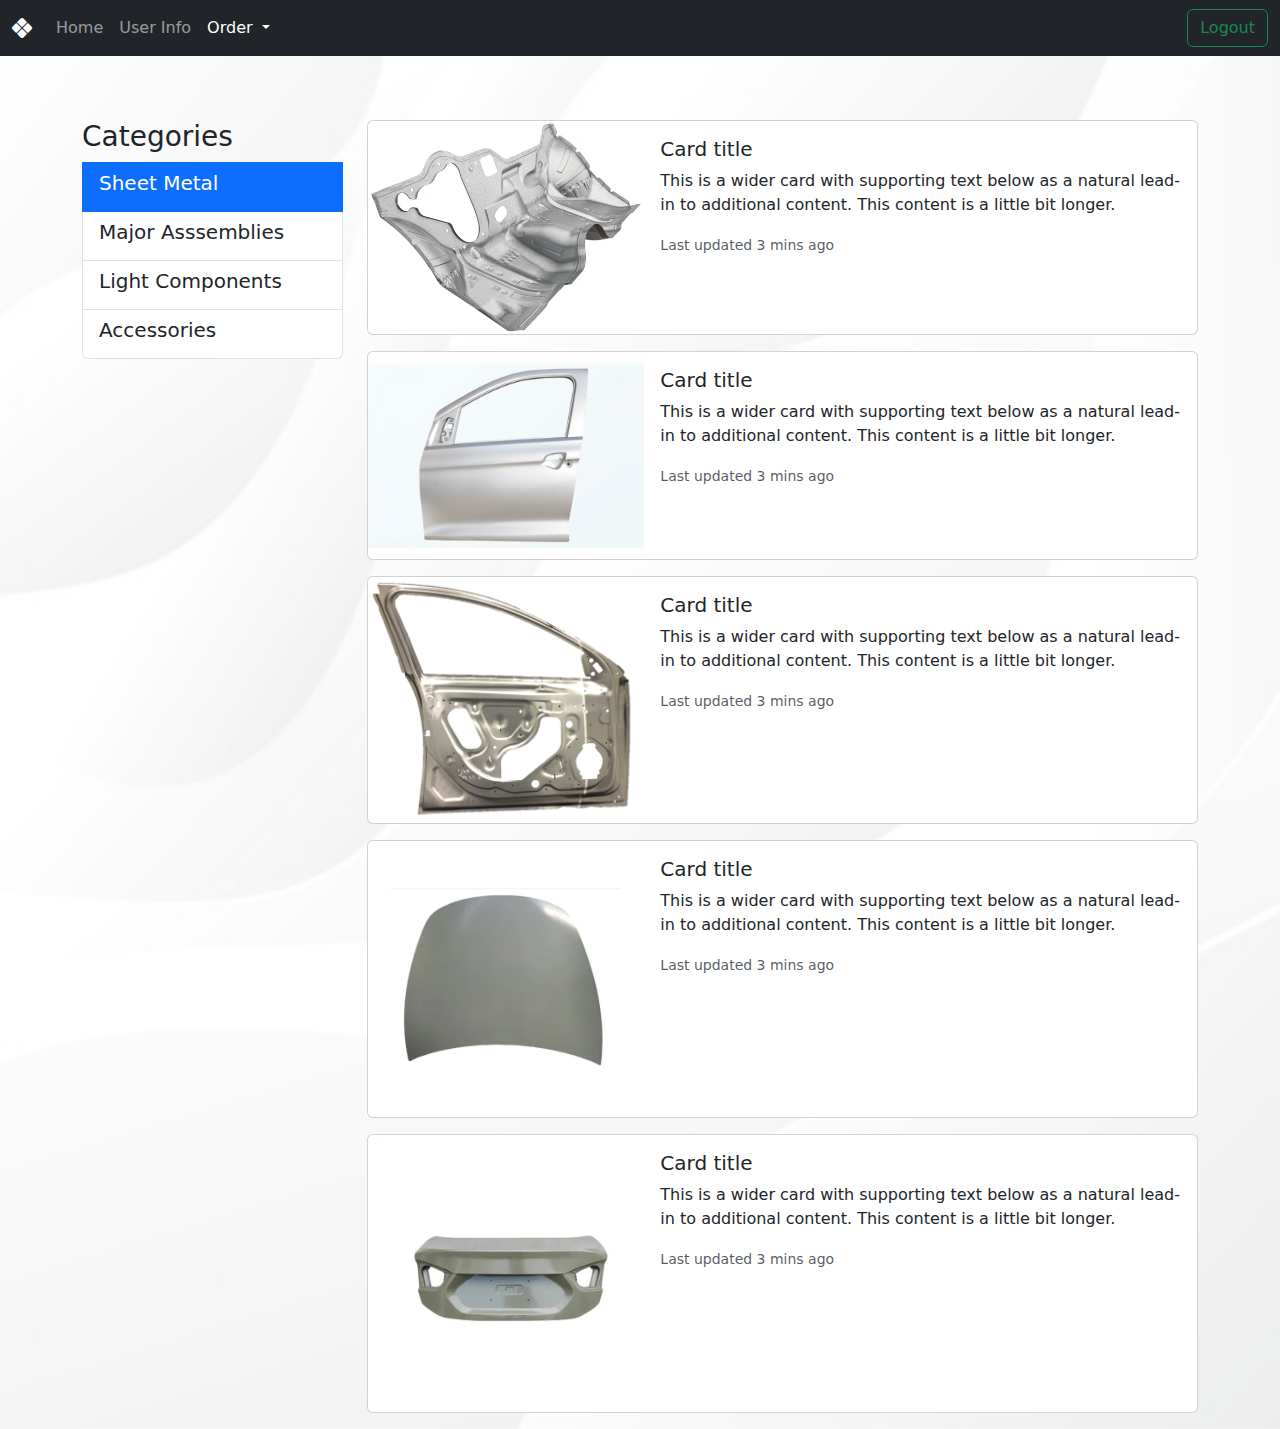
<file: dealer/dealer_createOrder.html>
<!DOCTYPE html>
<html lang="en">
<head>
  <meta charset="UTF-8">
  <meta name="viewport" content="width=device-width, initial-scale=1.0">
  <link href="https://cdn.jsdelivr.net/npm/bootstrap@5.3.3/dist/css/bootstrap.min.css" rel="stylesheet" 
  integrity="sha384-QWTKZyjpPEjISv5WaRU9OFeRpok6YctnYmDr5pNlyT2bRjXh0JMhjY6hW+ALEwIH" crossorigin="anonymous">    
  <link rel="stylesheet" href="https://cdn.jsdelivr.net/npm/bootstrap-icons@1.11.3/font/bootstrap-icons.min.css">
  <link rel="stylesheet" href="../asserts/css/style.css">
  <title>Dealer Create Order</title>
</head>
<body style=" background-image:url('../asserts/img/bg.jpeg'); background-size: cover;  background-repeat: no-repeat;">
  <nav class="navbar navbar-expand-lg navbar-dark bg-dark sticky-top">
    <div class="container-fluid ">
      <a class="navbar-brand" href="#">
        <i class="bi bi-x-diamond-fill"></i>
      </a>
      <button class="navbar-toggler" type="button" data-bs-toggle="collapse" data-bs-target="#navbarSupportedContent" aria-controls="navbarSupportedContent" aria-expanded="false" aria-label="Toggle navigation">
        <span class="navbar-toggler-icon"></span>
      </button>
      <div class="collapse navbar-collapse " id="navbarSupportedContent">
        <ul class="navbar-nav me-auto mb-2 mb-lg-0">
          <li class="nav-item">
            <a class="nav-link" aria-current="page" href="dealer_home.html">Home</a>
          </li>
          <li class="nav-item">
            <a class="nav-link" href="dealer_UpdateInfo.html">User Info</i></a>
          </li>
          <li class="nav-item dropdown">
            <a class="nav-link dropdown-toggle active" href="#" id="navbarDropdown" role="button" data-bs-toggle="dropdown" aria-expanded="false">
              Order
            </a>
            <ul class="dropdown-menu" aria-labelledby="navbarDropdown">
              <li><a class="dropdown-item" href="dealer_createOrder.html">Create Order</a></li>

              <li><hr class="dropdown-divider"></li>
              <li><a class="dropdown-item" href="dealer_viewOrder.html">View Order</a></li>
            </ul>
          </li>
         
        </ul>
        <form class="d-flex">
          <button class="btn btn-outline-success" type="button">Logout</button>
        </form>
      </div>
    </div>
  </nav>
  <div class="container" style="padding-top:5%;">
    <div class="row row-col-3 ">
      <div class="col col-md-3">
        <div class="list-group" id="list-tab" role="tablist">
          <div class="list-outline-item" ><h3> Categories</h3></div>
          <a class="list-group-item list-group-item-action active" id="list-home-list" data-bs-toggle="list" href="#list-A" role="tab" aria-controls="list-home"><h5>Sheet Metal</h5></a>
          <a class="list-group-item list-group-item-action" id="list-profile-list" data-bs-toggle="list" href="#list-B" role="tab" aria-controls="list-profile"><h5>Major Asssemblies</h5></a>
          <a class="list-group-item list-group-item-action" id="list-messages-list" data-bs-toggle="list" href="#list-C" role="tab" aria-controls="list-messages"><h5>Light Components</h5></a>
          <a class="list-group-item list-group-item-action" id="list-settings-list" data-bs-toggle="list" href="#list-D" role="tab" aria-controls="list-settings"><h5>Accessories</h5></a>
        </div>
      </div>
      <div class="col-3 col-md-9">
        <div class="tab-content" id="nav-tabContent">
          <div class="tab-pane fade show active" id="list-A" role="tabpanel" aria-labelledby="list-home-list">
            <div class="card mb-3" >
              <div class="row g-0">
                <div class="col-md-4">
                  <img src="../asserts/img/sample images/A-Sheet Metal/100001.jpg" class="img-fluid rounded-start" alt="...">
                </div>
                <div class="col-md-8">
                  <div class="card-body">
                    <h5 class="card-title">Card title</h5>
                    <p class="card-text">This is a wider card with supporting text below as a natural lead-in to additional content. This content is a little bit longer.</p>
                    <p class="card-text"><small class="text-muted">Last updated 3 mins ago</small></p>
                  </div>
                </div>
              </div>
            </div>

            <div class="card mb-3" >
              <div class="row g-0">
                <div class="col-md-4">
                  <img src="../asserts/img/sample images/A-Sheet Metal/100002.jpg" class="img-fluid rounded-start" alt="...">
                </div>
                <div class="col-md-8">
                  <div class="card-body">
                    <h5 class="card-title">Card title</h5>
                    <p class="card-text">This is a wider card with supporting text below as a natural lead-in to additional content. This content is a little bit longer.</p>
                    <p class="card-text"><small class="text-muted">Last updated 3 mins ago</small></p>
                  </div>
                </div>
              </div>
            </div>

            <div class="card mb-3" >
              <div class="row g-0">
                <div class="col-md-4">
                  <img src="../asserts/img/sample images/A-Sheet Metal/100003.jpg" class="img-fluid rounded-start" alt="...">  
                </div>
                <div class="col-md-8">
                  <div class="card-body">
                    <h5 class="card-title">Card title</h5>
                    <p class="card-text">This is a wider card with supporting text below as a natural lead-in to additional content. This content is a little bit longer.</p>
                    <p class="card-text"><small class="text-muted">Last updated 3 mins ago</small></p>
                  </div>
                </div>
              </div>      
            </div>

            <div class="card mb-3" >
              <div class="row g-0">
                <div class="col-md-4">
                  <img src="../asserts/img/sample images/A-Sheet Metal/100004.jpg" class="img-fluid rounded-start" alt="...">  
                </div>
                <div class="col-md-8">
                  <div class="card-body">
                    <h5 class="card-title">Card title</h5>
                    <p class="card-text">This is a wider card with supporting text below as a natural lead-in to additional content. This content is a little bit longer.</p>
                    <p class="card-text"><small class="text-muted">Last updated 3 mins ago</small></p>
                  </div>
                </div>
              </div>      
            </div>

            <div class="card mb-3" >
              <div class="row g-0">
                <div class="col-md-4">
                  <img src="../asserts/img/sample images/A-Sheet Metal/100005.jpg" class="img-fluid rounded-start" alt="...">  
                </div>
                <div class="col-md-8">
                  <div class="card-body">
                    <h5 class="card-title">Card title</h5>
                    <p class="card-text">This is a wider card with supporting text below as a natural lead-in to additional content. This content is a little bit longer.</p>
                    <p class="card-text"><small class="text-muted">Last updated 3 mins ago</small></p>
                  </div>
                </div>
              </div>      
            </div>
          </div>
          <div class="tab-pane fade" id="list-B" role="tabpanel" aria-labelledby="list-profile-list">
            <div class="card mb-3" >
              <div class="row g-0">
                <div class="col-md-4">
                  <img src="../asserts/img/sample images/B-Major Assemblies/200001.jpg" class="img-fluid rounded-start" alt="...">
                </div>
                <div class="col-md-8">
                  <div class="card-body">
                    <h5 class="card-title">Card title</h5>
                    <p class="card-text">This is a wider card with supporting text below as a natural lead-in to additional content. This content is a little bit longer.</p>
                    <p class="card-text"><small class="text-muted">Last updated 3 mins ago</small></p>
                  </div>
                </div>
              </div>
            </div>

            <div class="card mb-3" >
              <div class="row g-0">
                <div class="col-md-4">
                  <img src="../asserts/img/sample images/B-Major Assemblies/200002.jpg" class="img-fluid rounded-start" alt="...">
                </div>
                <div class="col-md-8">
                  <div class="card-body">
                    <h5 class="card-title">Card title</h5>
                    <p class="card-text">This is a wider card with supporting text below as a natural lead-in to additional content. This content is a little bit longer.</p>
                    <p class="card-text"><small class="text-muted">Last updated 3 mins ago</small></p>
                  </div>
                </div>
              </div>
            </div>

            <div class="card mb-3" >
              <div class="row g-0">
                <div class="col-md-4">
                  <img src="../asserts/img/sample images/B-Major Assemblies/200003.jpg" class="img-fluid rounded-start" alt="...">  
                </div>
                <div class="col-md-8">
                  <div class="card-body">
                    <h5 class="card-title">Card title</h5>
                    <p class="card-text">This is a wider card with supporting text below as a natural lead-in to additional content. This content is a little bit longer.</p>
                    <p class="card-text"><small class="text-muted">Last updated 3 mins ago</small></p>
                  </div>
                </div>
              </div>      
            </div>

            <div class="card mb-3" >
              <div class="row g-0">
                <div class="col-md-4">
                  <img src="../asserts/img/sample images/B-Major Assemblies/200004.jpg" class="img-fluid rounded-start" alt="...">  
                </div>
                <div class="col-md-8">
                  <div class="card-body">
                    <h5 class="card-title">Card title</h5>
                    <p class="card-text">This is a wider card with supporting text below as a natural lead-in to additional content. This content is a little bit longer.</p>
                    <p class="card-text"><small class="text-muted">Last updated 3 mins ago</small></p>
                  </div>
                </div>
              </div>      
            </div>

            <div class="card mb-3" >
              <div class="row g-0">
                <div class="col-md-4">
                  <img src="../asserts/img/sample images/B-Major Assemblies/200005.jpg" class="img-fluid rounded-start" alt="...">  
                </div>
                <div class="col-md-8">
                  <div class="card-body">
                    <h5 class="card-title">Card title</h5>
                    <p class="card-text">This is a wider card with supporting text below as a natural lead-in to additional content. This content is a little bit longer.</p>
                    <p class="card-text"><small class="text-muted">Last updated 3 mins ago</small></p>
                  </div>
                </div>
              </div>      
            </div>
          </div>
          <div class="tab-pane fade" id="list-C" role="tabpanel" aria-labelledby="list-messages-list">
            <div class="card mb-3" >
              <div class="row g-0">
                <div class="col-md-4">
                  <img src="../asserts/img/sample images/C-Light Components/300001.jpg" class="img-fluid rounded-start" alt="...">
                </div>
                <div class="col-md-8">
                  <div class="card-body">
                    <h5 class="card-title">Card title</h5>
                    <p class="card-text">This is a wider card with supporting text below as a natural lead-in to additional content. This content is a little bit longer.</p>
                    <p class="card-text"><small class="text-muted">Last updated 3 mins ago</small></p>
                  </div>
                </div>
              </div>
            </div>

            <div class="card mb-3" >
              <div class="row g-0">
                <div class="col-md-4">
                  <img src="../asserts/img/sample images/C-Light Components/300002.jpg" class="img-fluid rounded-start" alt="...">
                </div>
                <div class="col-md-8">
                  <div class="card-body">
                    <h5 class="card-title">Card title</h5>
                    <p class="card-text">This is a wider card with supporting text below as a natural lead-in to additional content. This content is a little bit longer.</p>
                    <p class="card-text"><small class="text-muted">Last updated 3 mins ago</small></p>
                  </div>
                </div>
              </div>
            </div>

            <div class="card mb-3" >
              <div class="row g-0">
                <div class="col-md-4">
                  <img src="../asserts/img/sample images/C-Light Components/300003.jpg" class="img-fluid rounded-start" alt="...">  
                </div>
                <div class="col-md-8">
                  <div class="card-body">
                    <h5 class="card-title">Card title</h5>
                    <p class="card-text">This is a wider card with supporting text below as a natural lead-in to additional content. This content is a little bit longer.</p>
                    <p class="card-text"><small class="text-muted">Last updated 3 mins ago</small></p>
                  </div>
                </div>
              </div>      
            </div>

            <div class="card mb-3" >
              <div class="row g-0">
                <div class="col-md-4">
                  <img src="../asserts/img/sample images/C-Light Components/300004.jpg" class="img-fluid rounded-start" alt="...">  
                </div>
                <div class="col-md-8">
                  <div class="card-body">
                    <h5 class="card-title">Card title</h5>
                    <p class="card-text">This is a wider card with supporting text below as a natural lead-in to additional content. This content is a little bit longer.</p>
                    <p class="card-text"><small class="text-muted">Last updated 3 mins ago</small></p>
                  </div>
                </div>
              </div>      
            </div>

            <div class="card mb-3" >
              <div class="row g-0">
                <div class="col-md-4">
                  <img src="../asserts/img/sample images/C-Light Components/300005.jpg" class="img-fluid rounded-start" alt="...">  
                </div>
                <div class="col-md-8">
                  <div class="card-body">
                    <h5 class="card-title">Card title</h5>
                    <p class="card-text">This is a wider card with supporting text below as a natural lead-in to additional content. This content is a little bit longer.</p>
                    <p class="card-text"><small class="text-muted">Last updated 3 mins ago</small></p>
                  </div>
                </div>
              </div>      
            </div>
          </div>
          <div class="tab-pane fade" id="list-D" role="tabpanel" aria-labelledby="list-settings-list">
            <div class="card mb-3" >
              <div class="row g-0">
                <div class="col-md-4">
                  <img src="../asserts/img/sample images/D-Accessories/400001.jpg" class="img-fluid rounded-start" alt="...">
                </div>
                <div class="col-md-8">
                  <div class="card-body">
                    <h5 class="card-title">Card title</h5>
                    <p class="card-text">This is a wider card with supporting text below as a natural lead-in to additional content. This content is a little bit longer.</p>
                    <p class="card-text"><small class="text-muted">Last updated 3 mins ago</small></p>
                  </div>
                </div>
              </div>
            </div>

            <div class="card mb-3" >
              <div class="row g-0">
                <div class="col-md-4">
                  <img src="../asserts/img/sample images/D-Accessories/400002.jpg" class="img-fluid rounded-start" alt="...">
                </div>
                <div class="col-md-8">
                  <div class="card-body">
                    <h5 class="card-title">Card title</h5>
                    <p class="card-text">This is a wider card with supporting text below as a natural lead-in to additional content. This content is a little bit longer.</p>
                    <p class="card-text"><small class="text-muted">Last updated 3 mins ago</small></p>
                  </div>
                </div>
              </div>
            </div>

            <div class="card mb-3" >
              <div class="row g-0">
                <div class="col-md-4">
                  <img src="../asserts/img/sample images/D-Accessories/400003.jpg" class="img-fluid rounded-start" alt="...">  
                </div>
                <div class="col-md-8">
                  <div class="card-body">
                    <h5 class="card-title">Card title</h5>
                    <p class="card-text">This is a wider card with supporting text below as a natural lead-in to additional content. This content is a little bit longer.</p>
                    <p class="card-text"><small class="text-muted">Last updated 3 mins ago</small></p>
                  </div>
                </div>
              </div>      
            </div>

            <div class="card mb-3" >
              <div class="row g-0">
                <div class="col-md-4">
                  <img src="../asserts/img/sample images/D-Accessories/400004.jpg" class="img-fluid rounded-start" alt="...">  
                </div>
                <div class="col-md-8">
                  <div class="card-body">
                    <h5 class="card-title">Card title</h5>
                    <p class="card-text">This is a wider card with supporting text below as a natural lead-in to additional content. This content is a little bit longer.</p>
                    <p class="card-text"><small class="text-muted">Last updated 3 mins ago</small></p>
                  </div>
                </div>
              </div>      
            </div>

            <div class="card mb-3" >
              <div class="row g-0">
                <div class="col-md-4">
                  <img src="../asserts/img/sample images/D-Accessories/400005.jpg" class="img-fluid rounded-start" alt="...">  
                </div>
                <div class="col-md-8">
                  <div class="card-body">
                    <h5 class="card-title">Card title</h5>
                    <p class="card-text">This is a wider card with supporting text below as a natural lead-in to additional content. This content is a little bit longer.</p>
                    <p class="card-text"><small class="text-muted">Last updated 3 mins ago</small></p>
                  </div>
                </div>
              </div>      
            </div>
          </div>
        </div>
      </div>
    </div>
  </div>
        

  <script src="https://cdn.jsdelivr.net/npm/bootstrap@5.3.3/dist/js/bootstrap.bundle.min.js" 
  integrity="sha384-YvpcrYf0tY3lHB60NNkmXc5s9fDVZLESaAA55NDzOxhy9GkcIdslK1eN7N6jIeHz" crossorigin="anonymous"></script>
</body>
</html>
</file>
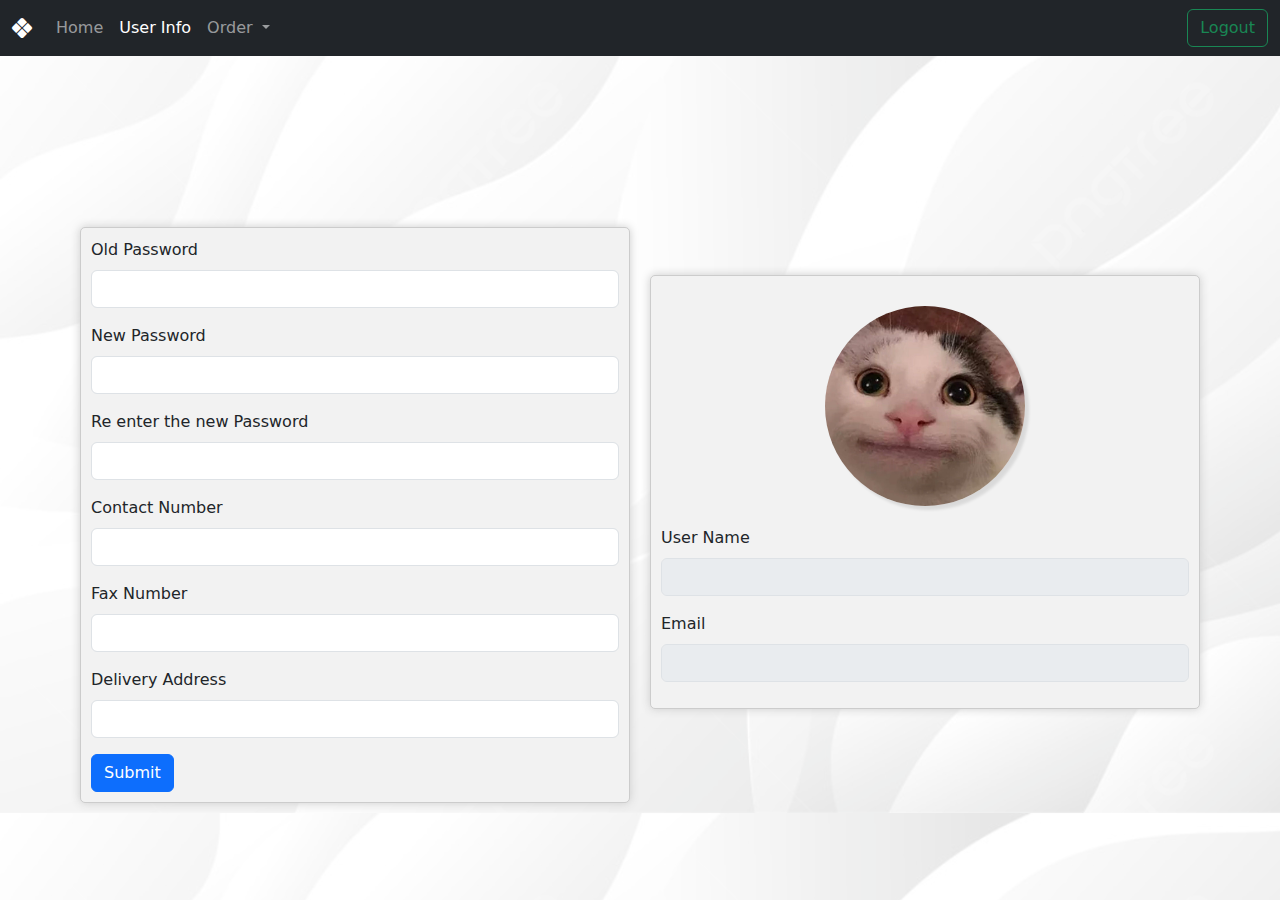
<file: dealer/dealer_UpdateInfo.html>
<!DOCTYPE html>
<html lang="en">

<head>
  <meta charset="UTF-8">
  <meta name="viewport" content="width=
    , initial-scale=1.0">
  <title>Update Info</title>
  <link href="https://cdn.jsdelivr.net/npm/bootstrap@5.3.3/dist/css/bootstrap.min.css" rel="stylesheet"
    integrity="sha384-QWTKZyjpPEjISv5WaRU9OFeRpok6YctnYmDr5pNlyT2bRjXh0JMhjY6hW+ALEwIH" crossorigin="anonymous">
  <link rel="stylesheet" href="https://cdn.jsdelivr.net/npm/bootstrap-icons@1.11.3/font/bootstrap-icons.min.css">
  <link rel="stylesheet" href="form.css">
</head>

<body style=" background-image:url('../asserts/img/bg.jpeg'); background-size: cover;">
  <nav class="navbar navbar-expand-lg navbar-dark bg-dark sticky-top">
    <div class="container-fluid ">
      <a class="navbar-brand" href="#">
        <i class="bi bi-x-diamond-fill"></i>
      </a>
      <button class="navbar-toggler" type="button" data-bs-toggle="collapse" data-bs-target="#navbarSupportedContent"
        aria-controls="navbarSupportedContent" aria-expanded="false" aria-label="Toggle navigation">
        <span class="navbar-toggler-icon"></span>
      </button>
      <div class="collapse navbar-collapse " id="navbarSupportedContent">
        <ul class="navbar-nav me-auto mb-2 mb-lg-0">
          <li class="nav-item">
            <a class="nav-link" aria-current="page" href="dealer_home.html">Home</a>
          </li>
          <li class="nav-item">
            <a class="nav-link active" href="#">User Info</i></a>
          </li>
          <li class="nav-item dropdown">
            <a class="nav-link dropdown-toggle" href="#" id="navbarDropdown" role="button" data-bs-toggle="dropdown"
              aria-expanded="false">
              Order
            </a>
            <ul class="dropdown-menu" aria-labelledby="navbarDropdown">
              <li><a class="dropdown-item" href="dealer_createOrder.html">Create Order</a></li>

              <li>
                <hr class="dropdown-divider">
              </li>
              <li><a class="dropdown-item" href="dealer_viewOrder.html">View Order</a></li>
            </ul>
          </li>
          
        </ul>
        <form class="d-flex">
          <button class="btn btn-outline-success" type="button">Logout</button>
        </form>
      </div>
    </div>
  </nav>

  <div class="container" style=" background:url('../asserts/img/bg.jpeg')no repeat fixed;">
    <div class="row align-items-center">
      <div class="forms1 col" style="margin-top: 15%;">
        <form >
          <div class="mb-3">
            <label for="exampleInputPassword1" class="form-label">Old Password</label>
            <input type="password" class="form-control" id="exampleInputPassword1">
          </div>
          <div class="mb-3">
            <label for="exampleInputPassword1" class="form-label">New Password</label>
            <input type="password" class="form-control" id="exampleInputPassword1">
          </div>
          <div class="mb-3">
            <label for="exampleInputPassword1" class="form-label">Re enter the new Password</label>
            <input type="password" class="form-control" id="exampleInputPassword1">
          </div>

          <div class="mb-3">
            <label for="exampleInputContactNum" class="form-label">Contact Number</label>
            <input type="ContactNum" class="form-control" id="exampleInputContactNum">
          </div>

          <div class="mb-3">
            <label for="exampleInputFaxNum" class="form-label">Fax Number</label>
            <input type="InputFaxNum" class="form-control" id="exampleInputFaxNum">
          </div>

          <div class="mb-3">
            <label for="exampleInputDeliveryAddress" class="form-label">Delivery Address</label>
            <input type="DeliveryAddress" class="form-control" id="exampleInputDeliveryAddress">
          </div>
          <button type="submit" class="btn btn-primary">Submit</button>
        </form>
      </div>
      <div class="forms2 col" style="margin-top: 11%;">
        <form>
          <div class="mb-3">
            <div class="img-box">
              <img src="../asserts/img/popcat2.jpg" alt="">
            </div>
          </div>
          <fieldset disabled>
            <div class="mb-3 disabledInput">
              <label for="UserName" class="form-label">User Name</label>
              <input type="UserName" class="form-control" id="exampleInputUserName">
            </div>

            <div class="mb-3 disabledInput">
              <label for="exampleInputEmail" class="form-label">Email</label>
              <input type="Email" class="form-control" id="exampleInputEmail">
            </div>
          </fieldset>
        </form>
      </div>
    </div>
  </div>

  <script src="https://cdn.jsdelivr.net/npm/bootstrap@5.3.3/dist/js/bootstrap.bundle.min.js"
    integrity="sha384-YvpcrYf0tY3lHB60NNkmXc5s9fDVZLESaAA55NDzOxhy9GkcIdslK1eN7N6jIeHz"
    crossorigin="anonymous"></script>
</body>

</html>
</file>
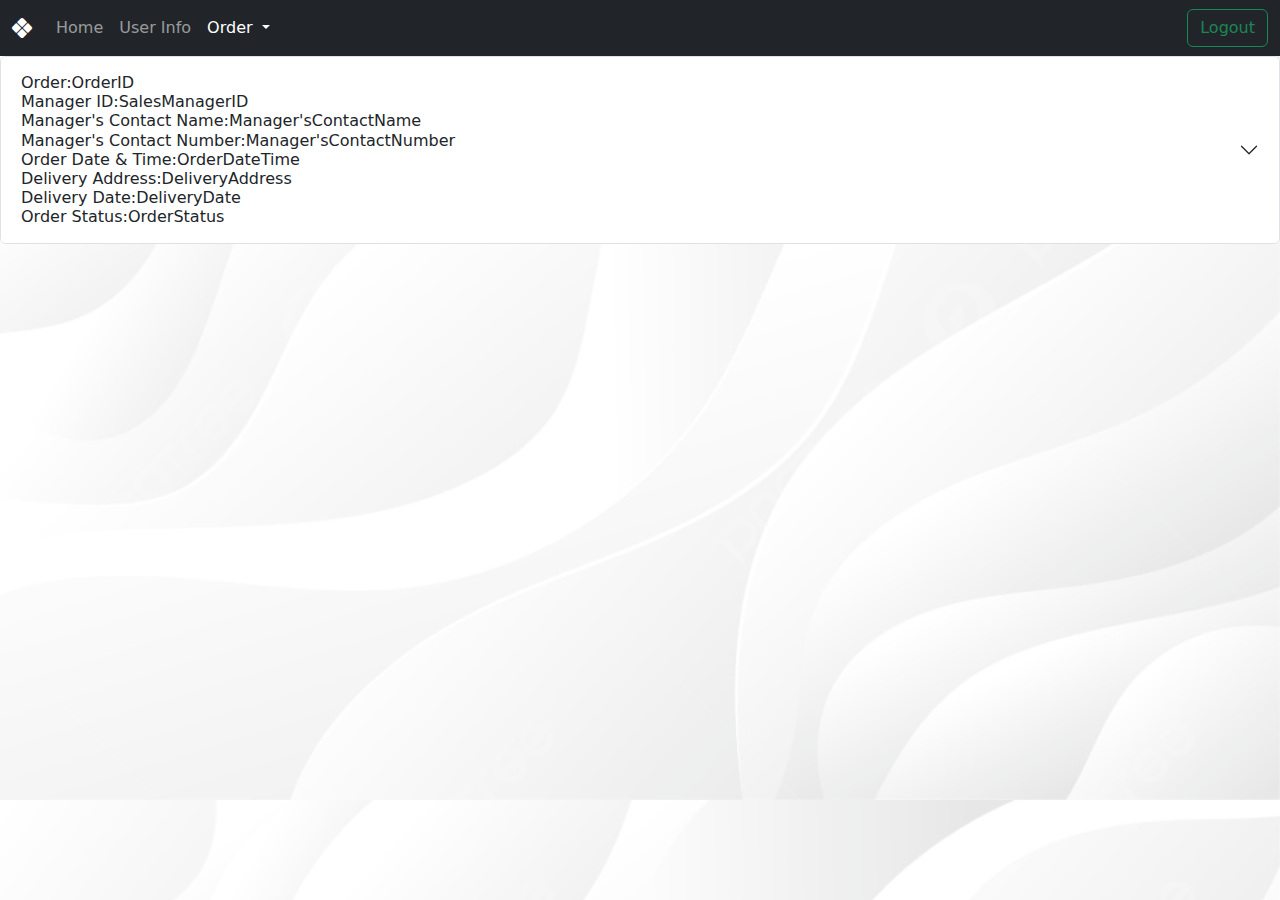
<file: dealer/dealer_viewOrder.html>
<!DOCTYPE html>
<html lang="en">

<head>
  <meta charset="UTF-8">
  <meta name="viewport" content="width=device-width, initial-scale=1.0">
  <link href="https://cdn.jsdelivr.net/npm/bootstrap@5.3.3/dist/css/bootstrap.min.css" rel="stylesheet"
    integrity="sha384-QWTKZyjpPEjISv5WaRU9OFeRpok6YctnYmDr5pNlyT2bRjXh0JMhjY6hW+ALEwIH" crossorigin="anonymous">
  <link rel="stylesheet" href="https://cdn.jsdelivr.net/npm/bootstrap-icons@1.11.3/font/bootstrap-icons.min.css">
  <link rel="stylesheet" href="../asserts/css/style.css">
  <title>Dealer View Order </title>
</head>

<body style=" background-image:url('../asserts/img/bg.jpeg'); background-size: cover;">
  <nav class="navbar navbar-expand-lg navbar-dark bg-dark sticky-top">
    <div class="container-fluid ">
      <a class="navbar-brand" href="#">
        <i class="bi bi-x-diamond-fill"></i>
      </a>
      <button class="navbar-toggler" type="button" data-bs-toggle="collapse" data-bs-target="#navbarSupportedContent"
        aria-controls="navbarSupportedContent" aria-expanded="false" aria-label="Toggle navigation">
        <span class="navbar-toggler-icon"></span>
      </button>
      <div class="collapse navbar-collapse " id="navbarSupportedContent">
        <ul class="navbar-nav me-auto mb-2 mb-lg-0">
          <li class="nav-item">
            <a class="nav-link" aria-current="page" href="dealer_home.html">Home</a>
          </li>
          <li class="nav-item">
            <a class="nav-link" href="dealer_UpdateInfo.html">User Info</i></a>
          </li>
          <li class="nav-item dropdown">
            <a class="nav-link dropdown-toggle active" href="#" id="navbarDropdown" role="button" data-bs-toggle="dropdown"
              aria-expanded="false">
              Order
            </a>
            <ul class="dropdown-menu" aria-labelledby="navbarDropdown">
              <li><a class="dropdown-item" href="dealer_createOrder.html">Create Order</a></li>

              <li>
                <hr class="dropdown-divider">
              </li>
              <li><a class="dropdown-item" href="dealer_viewOrder.html">View Order</a></li>
            </ul>
          </li>

        </ul>
        <form class="d-flex">
          <button class="btn btn-outline-success" type="button">Logout</button>
        </form>
      </div>
    </div>
  </nav>
  <div class="accordion " id="accordionFlushExample">

    <div class="accordion-item">
      <h2 class="accordion-header" id="flush-headingOne">

        <button class="accordion-button collapsed  " type="button" data-bs-toggle="collapse"
          data-bs-target="#flush-collapseOne" aria-expanded="false" aria-controls="flush-collapseOne">
          <div>
            Order:OrderID<br>
            Manager ID:SalesManagerID<br>
            Manager's Contact Name:Manager'sContactName<br>
            Manager's Contact Number:Manager'sContactNumber<br>
            Order Date & Time:OrderDateTime<br>
            Delivery Address:DeliveryAddress<br>
            Delivery Date:DeliveryDate<br>
            Order Status:OrderStatus<br>
          </div>
        </button>

      </h2>
      <div id="flush-collapseOne" class="accordion-collapse collapse" aria-labelledby="flush-headingOne"
        data-bs-parent="#accordionFlushExample">
        <table class="table table-striped">
          <thead>
            <tr>
              <th scope="col">#</th>
              <th scope="col">Spare Part Image</th>
              <th scope="col">Spare Part Name</th>
              <th scope="col">Order Quantity</th>
              <th scope="col">Order Price</th>

            </tr>
          </thead>
          <tbody>
            <tr>
              <th scope="row">1</th>
              <td>img.link</td>
              <td>car</td>
              <td>999</td>
              <td>999999</td>
            </tr>
            <tr>
              <th scope="row">2</th>
              <td>img.link</td>
              <td>car</td>
              <td>999</td>
              <td>999999</td>
          </tbody>
        </table>
              <!-- Button trigger modal -->
        <button type="button" class="btn btn-primary " data-bs-toggle="modal" data-bs-target="#exampleModal" >
          Delete
        </button>

        <!-- Modal -->
        <div class="modal fade" id="exampleModal" tabindex="-1" aria-labelledby="exampleModalLabel" aria-hidden="true">
          <div class="modal-dialog">
            <div class="modal-content">
              <div class="modal-header">
                <h5 class="modal-title" id="exampleModalLabel">Delete Confirm</h5>
                <button type="button" class="btn-close" data-bs-dismiss="modal" aria-label="Close"></button>
              </div>
              <div class="modal-body">
                Are you sure you want to delete this item?
              </div>
              <div class="modal-footer">
                <button type="button" class="btn btn-secondary" data-bs-dismiss="modal">No</button>
                <button type="submit" class="btn btn-primary">Yes</button>
              </div>
            </div>
          </div>

        </div>
      </div>
    </div>
  </div>



  <script src="https://cdn.jsdelivr.net/npm/bootstrap@5.3.3/dist/js/bootstrap.bundle.min.js"
    integrity="sha384-YvpcrYf0tY3lHB60NNkmXc5s9fDVZLESaAA55NDzOxhy9GkcIdslK1eN7N6jIeHz"
    crossorigin="anonymous"></script>
</body>

</html>
</file>
<file: asserts/css/style.css>

</file>
<file: dealer/form.css>
.forms1 , .forms2{
    border-radius: 5px;
    padding: 10px;
    margin: 10px;
    background-color: #f2f2f2;
    border: 1px solid #ccc;
    box-shadow: 0 0 10px #ccc;
}

.img-box {
    width: 200px;
    height: 200px;
    margin: 20px auto;

    border-radius: 50%;

    user-select: none;
    overflow: hidden;
    box-shadow: 4px 4px 3px rgba(0, 0, 0, .1);
}


.img-box img {
    display: block;
    width: 100%;
    height: 100%;
    object-fit: cover;
}

.margin-top-20{
    margin-top: 20px;
    margin-bottom: 20px;
}
</file>
